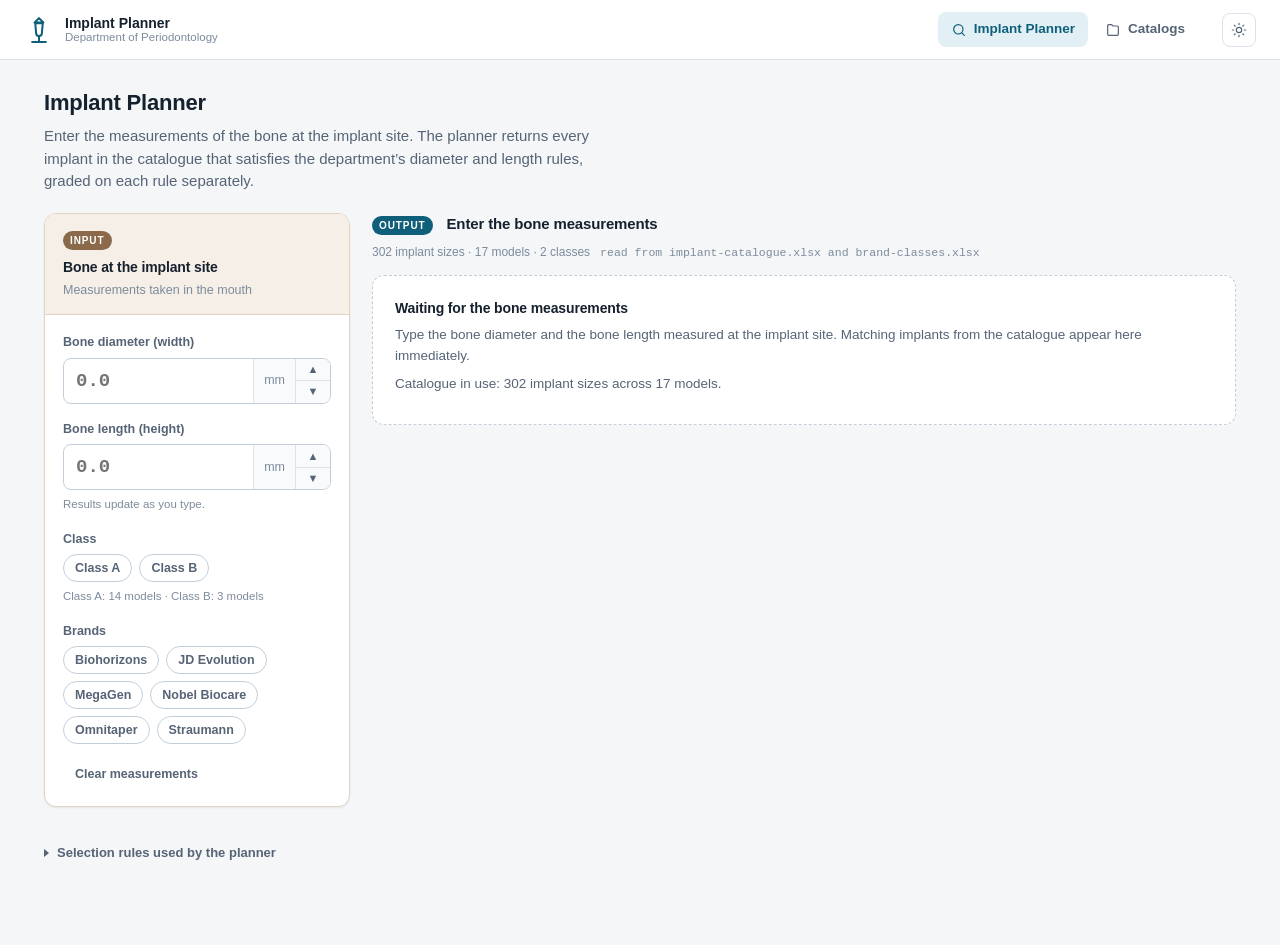
<file: index.html>
<!DOCTYPE html>
<html lang="en">
<head>
<meta charset="utf-8">
<meta name="viewport" content="width=device-width, initial-scale=1">
<title>Implant Planner &middot; Department of Periodontology</title>
<link rel="stylesheet" href="assets/styles.css">
<link rel="icon" href="data:image/svg+xml,%3Csvg xmlns='http://www.w3.org/2000/svg' viewBox='0 0 24 24'%3E%3Ctext y='19' font-size='19'%3E%F0%9F%A6%B7%3C/text%3E%3C/svg%3E">
</head>
<body>

<header class="appbar">
  <div class="appbar__brand">
    <svg class="appbar__mark" viewBox="0 0 24 24" fill="none" stroke="currentColor" stroke-width="1.6" stroke-linecap="round" stroke-linejoin="round" aria-hidden="true">
      <path d="M12 2.5 8.5 6h7L12 2.5Z"></path>
      <path d="M9 6.5h6l-.7 8.2a2.3 2.3 0 0 1-2.3 2.1 2.3 2.3 0 0 1-2.3-2.1L9 6.5Z"></path>
      <path d="M12 17v4.5"></path>
      <path d="M6.5 21.5h11"></path>
    </svg>
    <div>
      <div class="appbar__title">Implant Planner</div>
      <div class="appbar__subtitle">Department of Periodontology</div>
    </div>
  </div>

  <nav class="appbar__nav">
    <a class="appbar__link" href="index.html" aria-current="page">
      <svg viewBox="0 0 24 24" fill="none" stroke="currentColor" stroke-width="1.8" stroke-linecap="round" stroke-linejoin="round" aria-hidden="true">
        <circle cx="11" cy="11" r="7"></circle><path d="m20 20-3.6-3.6"></path>
      </svg>
      Implant Planner
    </a>
    <a class="appbar__link" href="catalogs.html">
      <svg viewBox="0 0 24 24" fill="none" stroke="currentColor" stroke-width="1.8" stroke-linecap="round" stroke-linejoin="round" aria-hidden="true">
        <path d="M4 5.5A1.5 1.5 0 0 1 5.5 4H10l2 2h6.5A1.5 1.5 0 0 1 20 7.5v11A1.5 1.5 0 0 1 18.5 20h-13A1.5 1.5 0 0 1 4 18.5Z"></path>
      </svg>
      Catalogs
    </a>
  </nav>

  <button class="icon-button" data-theme-toggle type="button" title="Switch between light and dark" aria-label="Switch between light and dark">
    <svg class="icon-sun" viewBox="0 0 24 24" fill="none" stroke="currentColor" stroke-width="1.8" stroke-linecap="round" aria-hidden="true">
      <circle cx="12" cy="12" r="4"></circle>
      <path d="M12 2v2M12 20v2M4.9 4.9l1.4 1.4M17.7 17.7l1.4 1.4M2 12h2M20 12h2M4.9 19.1l1.4-1.4M17.7 6.3l1.4-1.4"></path>
    </svg>
    <svg class="icon-moon" viewBox="0 0 24 24" fill="none" stroke="currentColor" stroke-width="1.8" stroke-linecap="round" stroke-linejoin="round" aria-hidden="true">
      <path d="M20 14.5A8 8 0 0 1 9.5 4 8 8 0 1 0 20 14.5Z"></path>
    </svg>
  </button>
</header>

<main class="page">
  <div class="page-head">
    <h1>Implant Planner</h1>
    <p>Enter the measurements of the bone at the implant site. The planner returns every implant in the
      catalogue that satisfies the department&rsquo;s diameter and length rules, graded on each rule separately.</p>
  </div>

  <div class="planner">
    <!-- ------------------------------------------------ INPUT: bone ------ -->
    <section class="card bone-card sticky-panel" aria-labelledby="bone-heading">
      <div class="card__head">
        <span class="tag tag--bone">Input</span>
        <h2 id="bone-heading" style="margin-top:7px">Bone at the implant site</h2>
        <p>Measurements taken in the mouth</p>
      </div>
      <div class="card__body">
        <form id="bone-form" autocomplete="off">
          <div class="field">
            <label class="field__label" for="bone-diameter">Bone diameter (width)</label>
            <div class="field__input">
              <input type="number" id="bone-diameter" name="boneDiameter" step="0.1" min="0" max="30" inputmode="decimal" placeholder="0.0">
              <span class="field__unit">mm</span>
              <span class="stepper">
                <button type="button" data-step="bone-diameter" data-delta="0.1" aria-label="Increase bone diameter">&#9650;</button>
                <button type="button" data-step="bone-diameter" data-delta="-0.1" aria-label="Decrease bone diameter">&#9660;</button>
              </span>
            </div>
          </div>

          <div class="field">
            <label class="field__label" for="bone-length">Bone length (height)</label>
            <div class="field__input">
              <input type="number" id="bone-length" name="boneLength" step="0.1" min="0" max="40" inputmode="decimal" placeholder="0.0">
              <span class="field__unit">mm</span>
              <span class="stepper">
                <button type="button" data-step="bone-length" data-delta="0.1" aria-label="Increase bone length">&#9650;</button>
                <button type="button" data-step="bone-length" data-delta="-0.1" aria-label="Decrease bone length">&#9660;</button>
              </span>
            </div>
            <p class="field__hint">Results update as you type.</p>
          </div>

          <div class="field">
            <span class="field__label">Class</span>
            <div class="brand-filter" id="class-filter" role="group" aria-label="Filter by class"></div>
            <p class="field__hint" id="class-hint"></p>
          </div>

          <div class="field">
            <span class="field__label">Brands</span>
            <div class="brand-filter" id="brand-filter" role="group" aria-label="Filter by brand"></div>
          </div>

          <div class="field">
            <button class="button button--quiet button--small" type="button" id="clear-button">Clear measurements</button>
          </div>
        </form>
      </div>
    </section>

    <!-- ---------------------------------------------- OUTPUT: implants ---- -->
    <section aria-labelledby="results-heading">
      <div class="results__head">
        <span class="tag tag--implant">Output</span>
        <h2 id="results-heading" class="results__count" aria-live="polite">
          <span id="results-count">Enter the bone measurements</span>
        </h2>
        <span class="results__context" id="results-context"></span>
      </div>
      <p class="data-source" id="data-source"></p>
      <div id="results"></div>
    </section>
  </div>

  <details class="rules">
    <summary>Selection rules used by the planner</summary>
    <div class="rule-grid">
      <div class="card">
        <div class="card__head"><h2>Diameter</h2><p>Bone diameter &minus; implant diameter</p></div>
        <div class="card__body">
          <table class="rule-table">
            <thead><tr><th>Difference</th><th style="text-align:right">Rating</th></tr></thead>
            <tbody>
              <tr><td class="formula">3.0 mm or more</td><td><span class="badge badge--optimal">Optimal</span></td></tr>
              <tr><td class="formula">2.0 &ndash; 2.99 mm</td><td><span class="badge badge--standard">Standard</span></td></tr>
              <tr><td class="formula">1.6 &ndash; 1.99 mm</td><td><span class="badge badge--less">Less preferable</span></td></tr>
              <tr><td class="formula">under 1.6 mm</td><td>not shown</td></tr>
            </tbody>
          </table>
        </div>
      </div>
      <div class="card">
        <div class="card__head"><h2>Length</h2><p>Bone length &minus; implant length</p></div>
        <div class="card__body">
          <table class="rule-table">
            <thead><tr><th>Difference</th><th style="text-align:right">Rating</th></tr></thead>
            <tbody>
              <tr><td class="formula">0 mm (equal)</td><td><span class="badge badge--optimal">Optimal</span></td></tr>
              <tr><td class="formula">up to 2.0 mm shorter</td><td><span class="badge badge--standard">Standard</span></td></tr>
              <tr><td class="formula">anything else</td><td>not shown</td></tr>
            </tbody>
          </table>
          <p class="field__hint" style="margin-top:12px">An implant longer than the bone is never shown. Each result
            is rated on diameter and on length separately; it is grouped under the weaker of its two ratings.</p>
        </div>
      </div>
    </div>
  </details>
</main>


<script src="data/implants.js"></script>
<script src="data/classes.js"></script>
<script src="assets/xlsx.js"></script>
<script src="assets/app.js"></script>
<script src="assets/planner.js"></script>
</body>
</html>
</file>
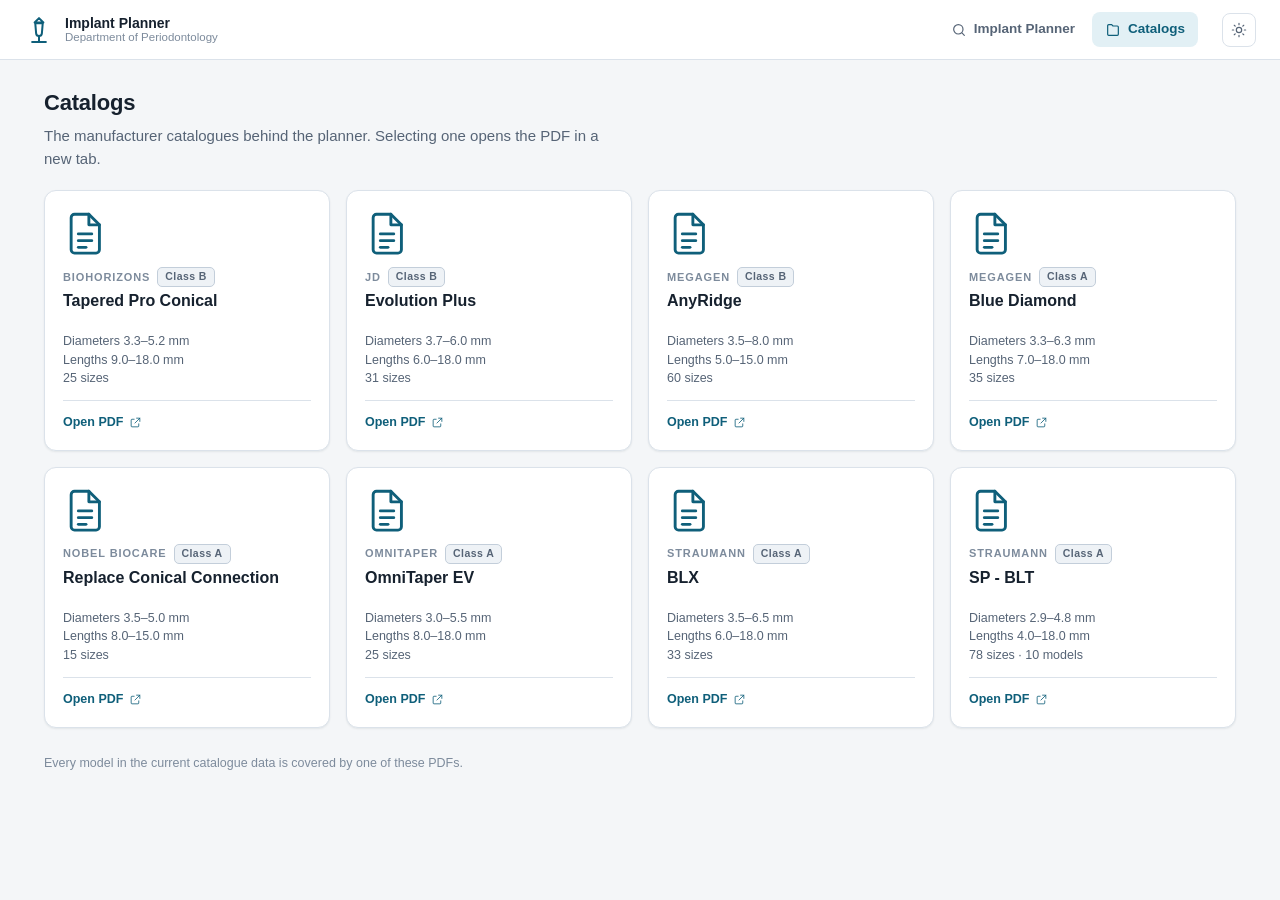
<file: catalogs.html>
<!DOCTYPE html>
<html lang="en">
<head>
<meta charset="utf-8">
<meta name="viewport" content="width=device-width, initial-scale=1">
<title>Catalogs &middot; Department of Periodontology</title>
<link rel="stylesheet" href="assets/styles.css">
<link rel="icon" href="data:image/svg+xml,%3Csvg xmlns='http://www.w3.org/2000/svg' viewBox='0 0 24 24'%3E%3Ctext y='19' font-size='19'%3E%F0%9F%A6%B7%3C/text%3E%3C/svg%3E">
</head>
<body>

<header class="appbar">
  <div class="appbar__brand">
    <svg class="appbar__mark" viewBox="0 0 24 24" fill="none" stroke="currentColor" stroke-width="1.6" stroke-linecap="round" stroke-linejoin="round" aria-hidden="true">
      <path d="M12 2.5 8.5 6h7L12 2.5Z"></path>
      <path d="M9 6.5h6l-.7 8.2a2.3 2.3 0 0 1-2.3 2.1 2.3 2.3 0 0 1-2.3-2.1L9 6.5Z"></path>
      <path d="M12 17v4.5"></path>
      <path d="M6.5 21.5h11"></path>
    </svg>
    <div>
      <div class="appbar__title">Implant Planner</div>
      <div class="appbar__subtitle">Department of Periodontology</div>
    </div>
  </div>

  <nav class="appbar__nav">
    <a class="appbar__link" href="index.html">
      <svg viewBox="0 0 24 24" fill="none" stroke="currentColor" stroke-width="1.8" stroke-linecap="round" stroke-linejoin="round" aria-hidden="true">
        <circle cx="11" cy="11" r="7"></circle><path d="m20 20-3.6-3.6"></path>
      </svg>
      Implant Planner
    </a>
    <a class="appbar__link" href="catalogs.html" aria-current="page">
      <svg viewBox="0 0 24 24" fill="none" stroke="currentColor" stroke-width="1.8" stroke-linecap="round" stroke-linejoin="round" aria-hidden="true">
        <path d="M4 5.5A1.5 1.5 0 0 1 5.5 4H10l2 2h6.5A1.5 1.5 0 0 1 20 7.5v11A1.5 1.5 0 0 1 18.5 20h-13A1.5 1.5 0 0 1 4 18.5Z"></path>
      </svg>
      Catalogs
    </a>
  </nav>

  <button class="icon-button" data-theme-toggle type="button" title="Switch between light and dark" aria-label="Switch between light and dark">
    <svg class="icon-sun" viewBox="0 0 24 24" fill="none" stroke="currentColor" stroke-width="1.8" stroke-linecap="round" aria-hidden="true">
      <circle cx="12" cy="12" r="4"></circle>
      <path d="M12 2v2M12 20v2M4.9 4.9l1.4 1.4M17.7 17.7l1.4 1.4M2 12h2M20 12h2M4.9 19.1l1.4-1.4M17.7 6.3l1.4-1.4"></path>
    </svg>
    <svg class="icon-moon" viewBox="0 0 24 24" fill="none" stroke="currentColor" stroke-width="1.8" stroke-linecap="round" stroke-linejoin="round" aria-hidden="true">
      <path d="M20 14.5A8 8 0 0 1 9.5 4 8 8 0 1 0 20 14.5Z"></path>
    </svg>
  </button>
</header>

<main class="page">
  <div class="page-head">
    <h1>Catalogs</h1>
    <p>The manufacturer catalogues behind the planner. Selecting one opens the PDF in a new tab.</p>
  </div>

  <div class="catalogue-grid" id="catalogue-grid"></div>

  <p class="footnote" id="catalogue-footnote"></p>
</main>

<script src="data/implants.js"></script>
<script src="data/classes.js"></script>
<script src="assets/xlsx.js"></script>
<script src="assets/app.js"></script>
<script src="assets/catalogs.js"></script>
</body>
</html>
</file>
<file: assets/styles.css>
/* Department of Periodontology - Implant Planner
   Light and dark palettes are both defined on :root so no colour is
   declared only inside a media query. */

:root {
  --bg: #f4f6f8;
  --surface: #ffffff;
  --surface-2: #f8fafc;
  --surface-3: #eef2f6;
  --border: #dbe2ea;
  --border-strong: #c3ceda;
  --text: #16212e;
  --text-2: #566476;
  --text-3: #7d8b9c;

  --brand: #0f5f7a;
  --brand-strong: #0a4a60;
  --brand-soft: #e2f0f5;

  --bone: #8a6a4b;
  --bone-soft: #f6efe7;
  --bone-border: #e2d3c1;

  --optimal: #12795c;
  --optimal-soft: #dff3ec;
  --optimal-border: #a9ddcc;

  --standard: #1c5fa8;
  --standard-soft: #e3eefb;
  --standard-border: #b6d1ee;

  --less: #a2640b;
  --less-soft: #fbeed8;
  --less-border: #eed6a8;

  --danger: #b3261e;
  --danger-soft: #fbe6e4;

  --shadow: 0 1px 2px rgba(16, 33, 46, .06), 0 8px 24px rgba(16, 33, 46, .06);
  --shadow-sm: 0 1px 2px rgba(16, 33, 46, .08);
  --radius: 12px;
  --radius-sm: 8px;
  --mono: ui-monospace, "SF Mono", "Cascadia Mono", "Segoe UI Mono", Menlo, Consolas, monospace;
  --sans: "Inter", -apple-system, BlinkMacSystemFont, "Segoe UI", Roboto, Helvetica, Arial, sans-serif;
}

@media (prefers-color-scheme: dark) {
  :root:not([data-theme="light"]) {
    --bg: #0e1419;
    --surface: #161e26;
    --surface-2: #1b242d;
    --surface-3: #212c37;
    --border: #2a3742;
    --border-strong: #3a4956;
    --text: #e8eef4;
    --text-2: #a3b1bf;
    --text-3: #7d8e9d;

    --brand: #58b8d4;
    --brand-strong: #7fcde4;
    --brand-soft: #14313c;

    --bone: #c9a883;
    --bone-soft: #2a2219;
    --bone-border: #493c2c;

    --optimal: #56c9a3;
    --optimal-soft: #10302a;
    --optimal-border: #1f5346;

    --standard: #79b3f0;
    --standard-soft: #132a41;
    --standard-border: #26476b;

    --less: #e0ab52;
    --less-soft: #33270f;
    --less-border: #5b471d;

    --danger: #f08b83;
    --danger-soft: #351a18;

    --shadow: 0 1px 2px rgba(0, 0, 0, .4), 0 10px 28px rgba(0, 0, 0, .35);
    --shadow-sm: 0 1px 2px rgba(0, 0, 0, .4);
  }
}

:root[data-theme="dark"] {
  --bg: #0e1419;
  --surface: #161e26;
  --surface-2: #1b242d;
  --surface-3: #212c37;
  --border: #2a3742;
  --border-strong: #3a4956;
  --text: #e8eef4;
  --text-2: #a3b1bf;
  --text-3: #7d8e9d;

  --brand: #58b8d4;
  --brand-strong: #7fcde4;
  --brand-soft: #14313c;

  --bone: #c9a883;
  --bone-soft: #2a2219;
  --bone-border: #493c2c;

  --optimal: #56c9a3;
  --optimal-soft: #10302a;
  --optimal-border: #1f5346;

  --standard: #79b3f0;
  --standard-soft: #132a41;
  --standard-border: #26476b;

  --less: #e0ab52;
  --less-soft: #33270f;
  --less-border: #5b471d;

  --danger: #f08b83;
  --danger-soft: #351a18;

  --shadow: 0 1px 2px rgba(0, 0, 0, .4), 0 10px 28px rgba(0, 0, 0, .35);
  --shadow-sm: 0 1px 2px rgba(0, 0, 0, .4);
}

* { box-sizing: border-box; }

body {
  margin: 0;
  background: var(--bg);
  color: var(--text);
  font-family: var(--sans);
  font-size: 15px;
  line-height: 1.5;
  -webkit-font-smoothing: antialiased;
}

h1, h2, h3 { margin: 0; font-weight: 600; letter-spacing: -0.01em; }

a { color: var(--brand); }

/* ---------------------------------------------------------------- app bar */

.appbar {
  position: sticky;
  top: 0;
  z-index: 20;
  display: flex;
  align-items: center;
  gap: 24px;
  padding: 0 24px;
  height: 60px;
  background: var(--surface);
  border-bottom: 1px solid var(--border);
}

.appbar__brand {
  display: flex;
  align-items: center;
  gap: 11px;
  min-width: 0;
}

.appbar__mark {
  width: 30px;
  height: 30px;
  flex: none;
  color: var(--brand);
}

.appbar__title {
  font-size: 14px;
  font-weight: 650;
  line-height: 1.15;
  white-space: nowrap;
}

.appbar__subtitle {
  font-size: 11.5px;
  color: var(--text-3);
  line-height: 1.15;
  white-space: nowrap;
}

.appbar__nav {
  display: flex;
  gap: 4px;
  margin-left: auto;
}

.appbar__link {
  display: inline-flex;
  align-items: center;
  gap: 7px;
  padding: 7px 13px;
  border-radius: var(--radius-sm);
  font-size: 13.5px;
  font-weight: 550;
  color: var(--text-2);
  text-decoration: none;
  white-space: nowrap;
}

.appbar__link:hover { background: var(--surface-3); color: var(--text); }

.appbar__link[aria-current="page"] {
  background: var(--brand-soft);
  color: var(--brand);
}

.appbar__link svg { width: 16px; height: 16px; flex: none; }

.icon-button {
  display: inline-flex;
  align-items: center;
  justify-content: center;
  width: 34px;
  height: 34px;
  border: 1px solid var(--border);
  border-radius: var(--radius-sm);
  background: var(--surface);
  color: var(--text-2);
  cursor: pointer;
}

.icon-button:hover { background: var(--surface-3); color: var(--text); }
.icon-button svg { width: 16px; height: 16px; }
.icon-button .icon-moon { display: none; }
:root[data-theme="dark"] .icon-button .icon-moon { display: block; }
:root[data-theme="dark"] .icon-button .icon-sun { display: none; }

@media (prefers-color-scheme: dark) {
  :root:not([data-theme="light"]) .icon-button .icon-moon { display: block; }
  :root:not([data-theme="light"]) .icon-button .icon-sun { display: none; }
}

/* ------------------------------------------------------------------ layout */

.page {
  max-width: 1240px;
  margin: 0 auto;
  padding: 26px 24px 72px;
}

.page-head { margin-bottom: 20px; }
.page-head h1 { font-size: 22px; }
.page-head p { margin: 6px 0 0; color: var(--text-2); max-width: 68ch; }

.planner {
  display: grid;
  grid-template-columns: 306px minmax(0, 1fr);
  gap: 22px;
  align-items: start;
}

@media (max-width: 900px) {
  .planner { grid-template-columns: minmax(0, 1fr); }
  .appbar { padding: 0 14px; gap: 12px; }
  .appbar__subtitle { display: none; }
  .page { padding: 20px 14px 60px; }
}

.card {
  background: var(--surface);
  border: 1px solid var(--border);
  border-radius: var(--radius);
  box-shadow: var(--shadow-sm);
}

.card__head {
  padding: 14px 18px;
  border-bottom: 1px solid var(--border);
}

.card__head h2 { font-size: 14px; }
.card__head p { margin: 3px 0 0; font-size: 12.5px; color: var(--text-3); }
.card__body { padding: 18px; }

/* On a phone the tooth mark alone identifies the app; the navigation
   labels are worth more than the wordmark. */
@media (max-width: 560px) {
  .appbar__brand > div { display: none; }
  .appbar__link { padding: 7px 10px; }
}

.sticky-panel { position: sticky; top: 78px; }
@media (max-width: 900px) { .sticky-panel { position: static; } }

/* --------------------------------------------------------------- bone form */

.bone-card {
  border-color: var(--bone-border);
  overflow: hidden;
}

.bone-card .card__head {
  background: var(--bone-soft);
  border-bottom-color: var(--bone-border);
}

.tag {
  display: inline-block;
  padding: 2px 7px;
  border-radius: 999px;
  font-size: 10px;
  font-weight: 700;
  letter-spacing: .09em;
  text-transform: uppercase;
}

.tag--bone { background: var(--bone); color: #fff; }
:root[data-theme="dark"] .tag--bone { color: #1a1410; }

@media (prefers-color-scheme: dark) {
  :root:not([data-theme="light"]) .tag--bone { color: #1a1410; }
}

.tag--implant { background: var(--brand); color: #fff; }
:root[data-theme="dark"] .tag--implant { color: #08222b; }

@media (prefers-color-scheme: dark) {
  :root:not([data-theme="light"]) .tag--implant { color: #08222b; }
}

.field + .field { margin-top: 16px; }

.field__label {
  display: block;
  font-size: 12.5px;
  font-weight: 600;
  color: var(--text-2);
  margin-bottom: 6px;
}

.field__input {
  display: flex;
  align-items: stretch;
  border: 1px solid var(--border-strong);
  border-radius: var(--radius-sm);
  background: var(--surface);
  overflow: hidden;
}

.field__input:focus-within {
  border-color: var(--bone);
  box-shadow: 0 0 0 3px var(--bone-soft);
}

.field__input input {
  flex: 1;
  min-width: 0;
  border: 0;
  background: transparent;
  padding: 11px 12px;
  font-family: var(--mono);
  font-size: 19px;
  font-weight: 600;
  color: var(--text);
  -moz-appearance: textfield;
}

.field__input input:focus { outline: none; }
.field__input input::-webkit-outer-spin-button,
.field__input input::-webkit-inner-spin-button { -webkit-appearance: none; margin: 0; }

.field__unit {
  display: flex;
  align-items: center;
  padding: 0 10px;
  font-size: 12.5px;
  color: var(--text-3);
  background: var(--surface-2);
  border-left: 1px solid var(--border);
}

.stepper {
  display: flex;
  flex-direction: column;
  border-left: 1px solid var(--border);
}

.stepper button {
  flex: 1;
  width: 34px;
  border: 0;
  background: var(--surface-2);
  color: var(--text-2);
  cursor: pointer;
  font-size: 11px;
  line-height: 1;
  padding: 0;
}

.stepper button:hover { background: var(--surface-3); color: var(--text); }
.stepper button + button { border-top: 1px solid var(--border); }

.field__hint { margin: 6px 0 0; font-size: 11.5px; color: var(--text-3); }

.brand-filter { display: flex; flex-wrap: wrap; gap: 7px; }

.chip {
  display: inline-flex;
  align-items: center;
  gap: 6px;
  padding: 6px 11px;
  border: 1px solid var(--border-strong);
  border-radius: 999px;
  background: var(--surface);
  color: var(--text-2);
  font-size: 12.5px;
  font-weight: 550;
  cursor: pointer;
}

.chip[aria-pressed="true"] {
  background: var(--brand-soft);
  border-color: var(--brand);
  color: var(--brand);
}

.button {
  display: inline-flex;
  align-items: center;
  justify-content: center;
  gap: 8px;
  padding: 9px 15px;
  border-radius: var(--radius-sm);
  border: 1px solid var(--border-strong);
  background: var(--surface);
  color: var(--text);
  font-family: inherit;
  font-size: 13.5px;
  font-weight: 550;
  cursor: pointer;
}

.button:hover { background: var(--surface-3); }
.button svg { width: 15px; height: 15px; }

.button--primary {
  background: var(--brand);
  border-color: var(--brand);
  color: #fff;
}

:root[data-theme="dark"] .button--primary { color: #06202a; }

@media (prefers-color-scheme: dark) {
  :root:not([data-theme="light"]) .button--primary { color: #06202a; }
}

.button--primary:hover { background: var(--brand-strong); border-color: var(--brand-strong); }
.button--quiet { border-color: transparent; background: transparent; color: var(--text-2); padding: 7px 10px; }
.button--quiet:hover { background: var(--surface-3); color: var(--text); }
.button--small { padding: 6px 11px; font-size: 12.5px; }
.button--block { width: 100%; }

/* ---------------------------------------------------------------- results */

.results__head {
  display: flex;
  align-items: baseline;
  flex-wrap: wrap;
  gap: 10px 14px;
  margin-bottom: 14px;
}

.results__count { font-size: 15px; font-weight: 600; }
.results__count strong { font-size: 19px; }
.results__context { font-size: 13px; color: var(--text-2); }

.results__context .measure {
  font-family: var(--mono);
  font-weight: 600;
  color: var(--bone);
}

.group { margin-bottom: 22px; }

.group__head {
  display: flex;
  align-items: center;
  gap: 10px;
  margin-bottom: 9px;
}

.group__title { font-size: 13.5px; font-weight: 650; }
.group__rule { flex: 1; height: 1px; background: var(--border); }
.group__count { font-size: 12px; color: var(--text-3); font-variant-numeric: tabular-nums; }

.badge {
  display: inline-flex;
  align-items: center;
  gap: 5px;
  padding: 2.5px 9px 2.5px 7px;
  border-radius: 999px;
  border: 1px solid transparent;
  font-size: 11.5px;
  font-weight: 650;
  white-space: nowrap;
}

.badge::before {
  content: "";
  width: 6px;
  height: 6px;
  border-radius: 50%;
  background: currentColor;
}

.badge--optimal { background: var(--optimal-soft); border-color: var(--optimal-border); color: var(--optimal); }
.badge--standard { background: var(--standard-soft); border-color: var(--standard-border); color: var(--standard); }
.badge--less { background: var(--less-soft); border-color: var(--less-border); color: var(--less); }

.table-wrap {
  overflow-x: auto;
  border: 1px solid var(--border);
  border-radius: var(--radius);
  background: var(--surface);
  box-shadow: var(--shadow-sm);
}

.results-table {
  width: 100%;
  min-width: 520px;
  border-collapse: separate;
  border-spacing: 0;
  background: var(--surface);
}

.cell-metric__line {
  display: flex;
  align-items: center;
  gap: 9px;
  flex-wrap: wrap;
}

.results-table th {
  text-align: left;
  font-size: 10.5px;
  font-weight: 700;
  letter-spacing: .07em;
  text-transform: uppercase;
  color: var(--text-3);
  padding: 9px 12px;
  background: var(--surface-2);
  border-bottom: 1px solid var(--border);
}

.results-table th.th-implant { color: var(--brand); }

.results-table td {
  padding: 10px 12px;
  border-bottom: 1px solid var(--border);
  vertical-align: middle;
}

.results-table tr:last-child td { border-bottom: 0; }
.results-table tbody tr:hover td { background: var(--surface-2); }

.cell-brand {
  font-weight: 600;
  display: flex;
  align-items: center;
  gap: 7px;
  flex-wrap: wrap;
}

.class-tag {
  display: inline-block;
  padding: 1px 7px;
  border-radius: 5px;
  border: 1px solid var(--border-strong);
  background: var(--surface-3);
  color: var(--text-2);
  font-size: 10.5px;
  font-weight: 700;
  letter-spacing: .04em;
  white-space: nowrap;
}

.cell-model { color: var(--text-2); font-size: 13.5px; }

.dim {
  font-family: var(--mono);
  font-size: 14.5px;
  font-weight: 650;
  color: var(--brand);
  white-space: nowrap;
}

.dim small { font-size: 11px; font-weight: 500; color: var(--text-3); margin-left: 2px; }

/* The note wraps rather than widening the whole table on a narrow window. */
.gap-note {
  display: block;
  font-size: 11px;
  color: var(--text-3);
  margin-top: 3px;
}

.cell-actions { text-align: right; white-space: nowrap; }

.pdf-link {
  display: inline-flex;
  align-items: center;
  gap: 5px;
  font-size: 12.5px;
  font-weight: 550;
  color: var(--text-2);
  text-decoration: none;
  padding: 5px 9px;
  border-radius: var(--radius-sm);
  border: 1px solid var(--border);
}

.pdf-link:hover { background: var(--surface-3); color: var(--brand); border-color: var(--border-strong); }
.pdf-link svg { width: 13px; height: 13px; }

@media (max-width: 680px) {
  .results-table thead { display: none; }
  .results-table, .results-table tbody, .results-table tr, .results-table td { display: block; width: 100%; }
  .results-table { border: 0; background: transparent; box-shadow: none; min-width: 0; }
  .table-wrap { border: 0; background: transparent; box-shadow: none; overflow: visible; }

  .results-table tr {
    background: var(--surface);
    border: 1px solid var(--border);
    border-radius: var(--radius);
    margin-bottom: 10px;
    padding: 12px 14px;
    display: grid;
    grid-template-columns: 1fr auto;
    gap: 6px 12px;
  }

  .results-table td { border: 0; padding: 0; }
  .results-table td[data-label]::before {
    content: attr(data-label);
    display: block;
    font-size: 10px;
    letter-spacing: .07em;
    text-transform: uppercase;
    color: var(--text-3);
    margin-bottom: 2px;
  }
  .results-table .cell-identity { grid-column: 1 / -1; }
  .results-table .cell-actions { grid-column: 1 / -1; text-align: left; }
  .results-table tbody tr:hover td { background: transparent; }
}

/* ------------------------------------------------------------ empty states */

.notice {
  padding: 22px;
  border: 1px dashed var(--border-strong);
  border-radius: var(--radius);
  background: var(--surface);
  color: var(--text-2);
}

.notice h3 { font-size: 14px; color: var(--text); margin-bottom: 6px; }
.notice p { margin: 0 0 8px; font-size: 13.5px; }
.notice ul { margin: 8px 0 0; padding-left: 18px; font-size: 13.5px; }
.notice li { margin-bottom: 4px; }
.notice code { font-family: var(--mono); font-size: 12.5px; color: var(--text); }

/* -------------------------------------------------------------- rule guide */

.rules { margin-top: 26px; }

.rules summary {
  cursor: pointer;
  font-size: 13px;
  font-weight: 600;
  color: var(--text-2);
  padding: 10px 0;
  list-style: none;
  display: flex;
  align-items: center;
  gap: 8px;
}

.rules summary::-webkit-details-marker { display: none; }
.rules summary::before {
  content: "";
  width: 0;
  height: 0;
  border-left: 5px solid currentColor;
  border-top: 4px solid transparent;
  border-bottom: 4px solid transparent;
  transition: transform .15s;
}
.rules[open] summary::before { transform: rotate(90deg); }

.rule-grid {
  display: grid;
  grid-template-columns: repeat(auto-fit, minmax(280px, 1fr));
  gap: 14px;
  margin-top: 6px;
}

.rule-table { width: 100%; border-collapse: collapse; font-size: 13px; }
.rule-table th {
  text-align: left;
  font-size: 10.5px;
  letter-spacing: .07em;
  text-transform: uppercase;
  color: var(--text-3);
  padding-bottom: 7px;
}
.rule-table td { padding: 6px 0; border-top: 1px solid var(--border); }
.rule-table td:last-child { text-align: right; }
.rule-table .formula { font-family: var(--mono); font-size: 12.5px; color: var(--text-2); }

/* ------------------------------------------------------------ data source */

.data-source {
  display: flex;
  flex-wrap: wrap;
  align-items: baseline;
  gap: 4px 10px;
  margin: -6px 0 14px;
  font-size: 12px;
  color: var(--text-3);
}

.data-source__file { font-family: var(--mono); font-size: 11.5px; }

.data-source--warn {
  padding: 8px 11px;
  border: 1px solid var(--less-border);
  background: var(--less-soft);
  border-radius: var(--radius-sm);
  color: var(--less);
}

.data-source--warn .data-source__file { color: inherit; font-family: var(--sans); font-size: 12px; }

/* ---------------------------------------------------------- catalogue page */

.catalogue-grid {
  display: grid;
  grid-template-columns: repeat(auto-fill, minmax(258px, 1fr));
  gap: 16px;
}

.catalogue-card {
  display: flex;
  flex-direction: column;
  gap: 12px;
  padding: 18px;
  background: var(--surface);
  border: 1px solid var(--border);
  border-radius: var(--radius);
  box-shadow: var(--shadow-sm);
  text-decoration: none;
  color: inherit;
}

.catalogue-card:hover {
  border-color: var(--brand);
  box-shadow: var(--shadow);
  transform: translateY(-1px);
}

.catalogue-card__icon {
  width: 46px;
  height: 46px;
  color: var(--brand);
}

.catalogue-card__brand {
  display: flex;
  align-items: center;
  gap: 7px;
  flex-wrap: wrap;
  font-size: 11px;
  font-weight: 700;
  letter-spacing: .08em;
  text-transform: uppercase;
  color: var(--text-3);
}

.catalogue-card__brand .class-tag { letter-spacing: .04em; text-transform: none; }

.catalogue-card__title { font-size: 16px; font-weight: 650; margin-top: 2px; }
.catalogue-card__meta { font-size: 12.5px; color: var(--text-2); margin-top: 7px; }
.catalogue-card__meta span { display: block; }

.catalogue-card__open {
  display: inline-flex;
  align-items: center;
  gap: 6px;
  margin-top: auto;
  padding-top: 12px;
  border-top: 1px solid var(--border);
  font-size: 12.5px;
  font-weight: 600;
  color: var(--brand);
}

.catalogue-card__open svg { width: 13px; height: 13px; }

.footnote { margin-top: 26px; font-size: 12.5px; color: var(--text-3); }

.visually-hidden {
  position: absolute;
  width: 1px; height: 1px;
  padding: 0; margin: -1px;
  overflow: hidden;
  clip: rect(0 0 0 0);
  white-space: nowrap;
  border: 0;
}
</file>
